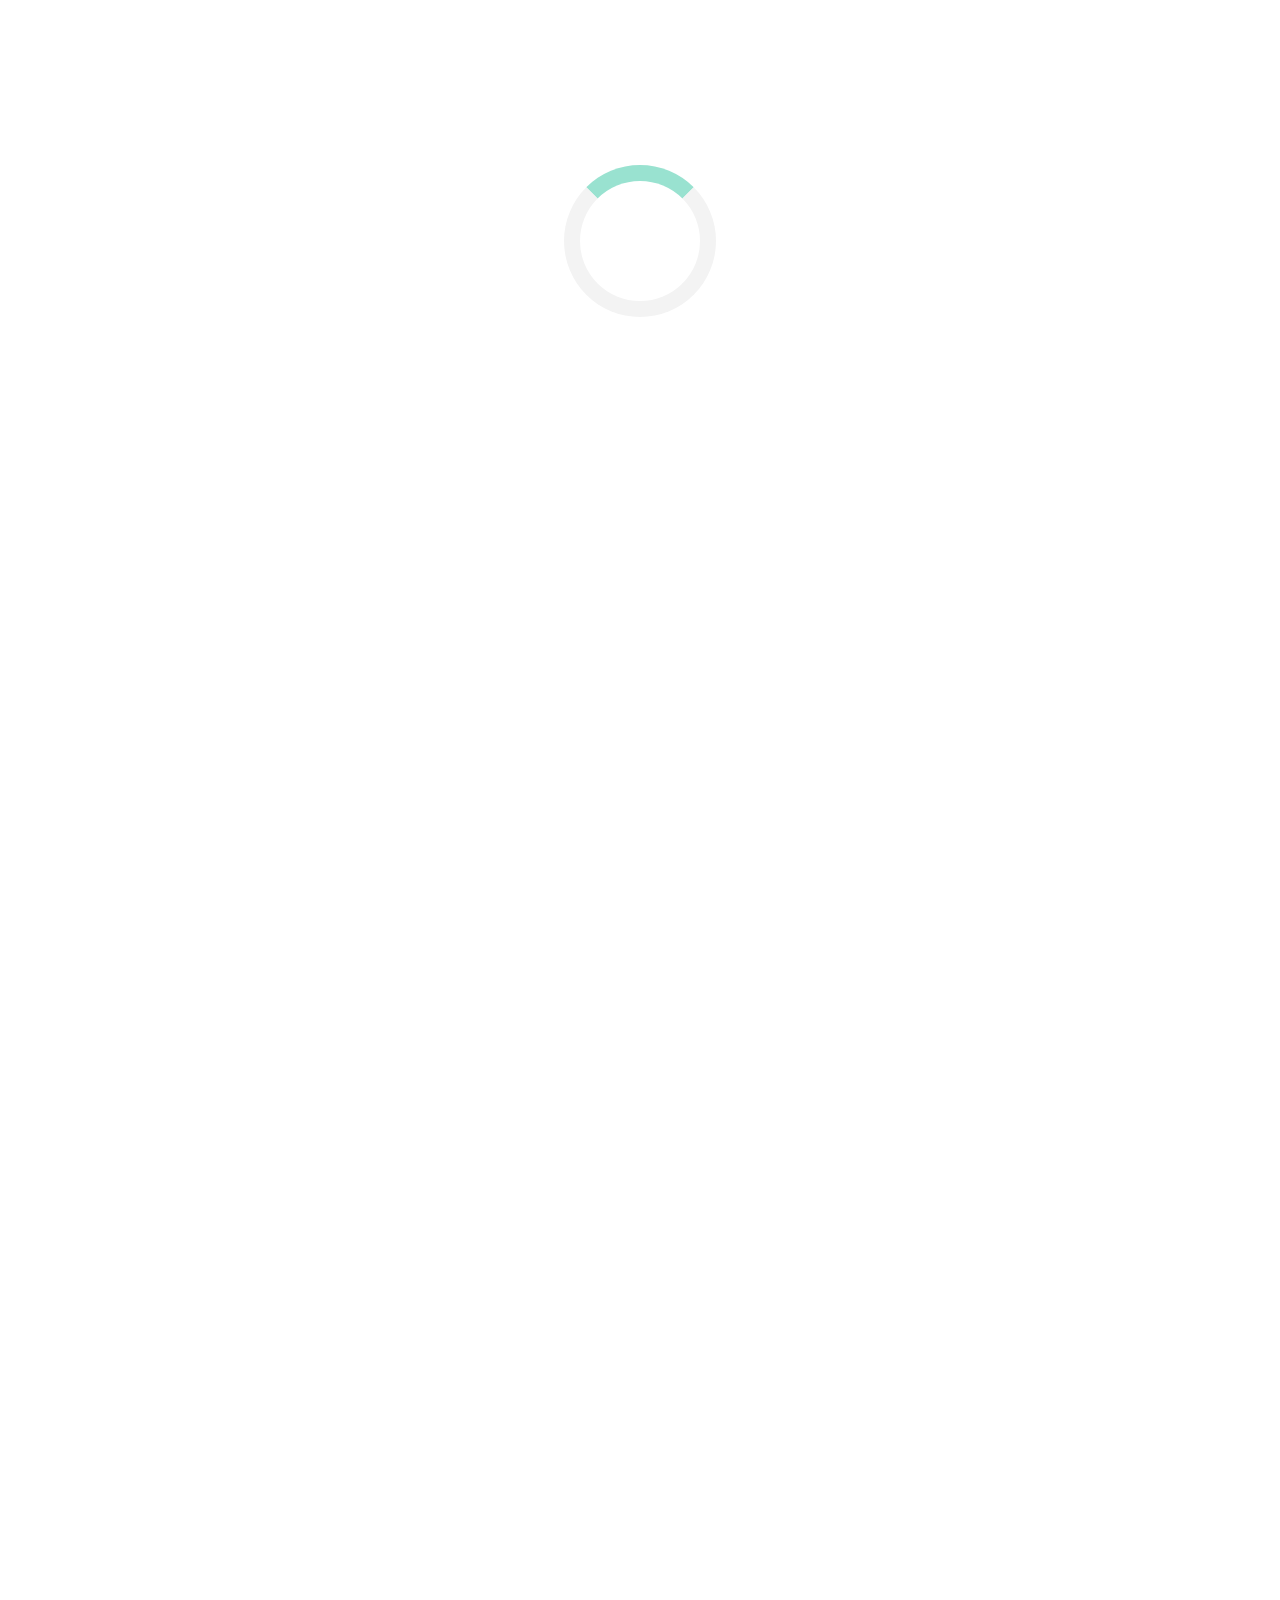
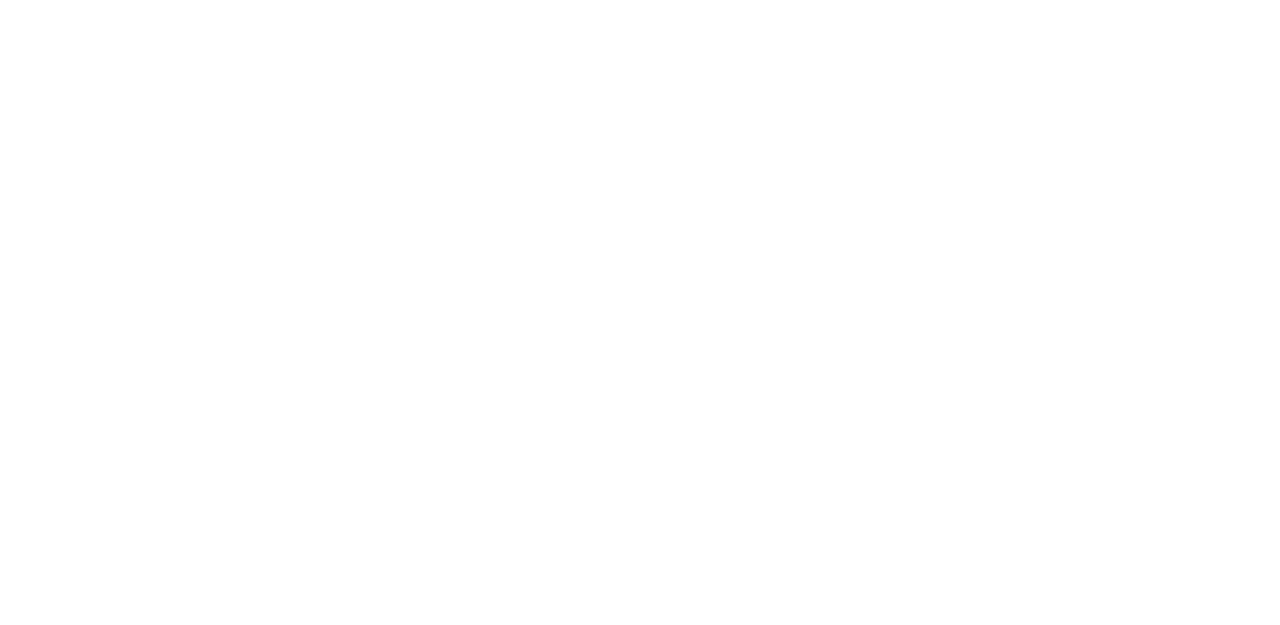
<file: index.html>
<!DOCTYPE html>
<html lang="fr">
  <head>
    <meta charset="utf-8" />
    <meta name="viewport" content="width=device-width, initial-scale=1" />
    <meta name="description" content="decouvre des restaurants d'dexception de chez ohmyfood" />
    <title>Oh my food</title>
    <link rel="stylesheet" href="./public/css/style.css" type="text/css" />
    <link rel="stylesheet" href="https://cdnjs.cloudflare.com/ajax/libs/font-awesome/5.15.1/css/all.min.css" />
    <link rel="preconnect" href="https://fonts.gstatic.com" />
    <link href="https://fonts.googleapis.com/css2?family=Roboto:wght@300&family=Shrikhand&display=swap" rel="stylesheet" />
  </head>
  <body>
    <div id="container">
      <div id="loader_overlay">
        <div class="loader"></div>
      </div>
      <header>
        <div id="logo_wrapper1">
          <img src="./public/images/logo/ohmyfood.png" alt="ohmyfood logo" />
        </div>
        <div id="adresse">
          <i class="fas fa-map-marker-alt"></i>
          Paris, Belleville
        </div>
        <div id="header_description">
          <div>
            <div id="bold">Réservez le menu qui vous convient</div>
          </div>
          <div>Découvrez des restaurants d'exception, séléctionnés par nos soins.</div>
          <a href="#" class="purple-button"> Explorer nos restaurants </a>
        </div>
      </header>
      <div id="content">
        <div id="fonctionnement">
          <h3>Fonctionnement</h3>
          <div class="element">
            <div class="chip">1</div>
            <i class="fas fa-mobile-alt"></i>
            Choisissez un restaurant
          </div>
          <div class="element">
            <div class="chip">2</div>
            <i class="fas fa-list"></i>
            Composez votre menu
          </div>
          <div class="element">
            <div class="chip">3</div>
            <i class="fas fa-store last"></i>
            Dégustez au restaurant
          </div>
        </div>
        <div id="restaurants">
          <h3>Restaurants</h3>
          <a href="la-palette-du-gout.html" class="restaurant-block">
            <img src="./public/images/restaurants/jay-wennington-N_Y88TWmGwA-unsplash.jpg" alt="Logo plate" />
            <span class="new">Nouveau</span>
            <div class="image-description">
              <span>
                <p class="name">La palette du goût</p>
                <p class="location">Ménilmontant</p>
              </span>
              <div class="heart">
                <i class="far fa-heart"></i>
                <i class="fas fa-heart"></i>
              </div>
            </div>
          </a>
          <a href="la-note-enchantee.html" class="restaurant-block">
            <img src="./public/images/restaurants/stil-u2Lp8tXIcjw-unsplash.jpg" alt="Logo plate2" />
            <span class="new">Nouveau</span>
            <div class="image-description">
              <span>
                <p class="name">La note enchantée</p>
                <p class="location">Charonne</p>
              </span>
              <div class="heart">
                <i class="far fa-heart"></i>
                <i class="fas fa-heart"></i>
              </div>
            </div>
          </a>
          <a href="a-la-francaise.html" class="restaurant-block">
            <img src="./public/images/restaurants/toa-heftiba-DQKerTsQwi0-unsplash.jpg" alt="Logo plate3" />
            <div class="image-description">
              <span>
                <p class="name">À la française</p>
                <p class="location">Cité Rouge</p>
              </span>
              <div class="heart">
                <i class="far fa-heart"></i>
                <i class="fas fa-heart"></i>
              </div>
            </div>
          </a>
          <a href="le-delice-des-sens.html" class="restaurant-block">
            <img src="./public/images/restaurants/louis-hansel-shotsoflouis-qNBGVyOCY8Q-unsplash.jpg" alt="Logo plate4" />
            <div class="image-description">
              <span>
                <p class="name">Le délice des sens</p>
                <p class="location">Folie-Méricourt</p>
              </span>
              <div class="heart">
                <i class="far fa-heart"></i>
                <i class="fas fa-heart"></i>
              </div>
            </div>
          </a>
        </div>
      </div>
      <footer>
        <div class="footer-elem">
          <img src="./public/images/logo/ohmyfoodblanc.png" alt="ohmyfood logo" />
        </div>
        <div class="footer-elem">
          <div class="icon-wrapper">
            <i class="fas fa-utensils"></i>
          </div>
          <span> Proposer un restaurant </span>
        </div>
        <div class="footer-elem">
          <div class="icon-wrapper">
            <i class="fas fa-handshake"></i>
          </div>
          <span> Devenir partenaire </span>
        </div>
        <div class="footer-elem">Mentions légales</div>
        <div class="footer-elem"><a href="mailto:contact@ohmyfood.com">Contact</a></div>
      </footer>
    </div>
  </body>
</html>
</file>
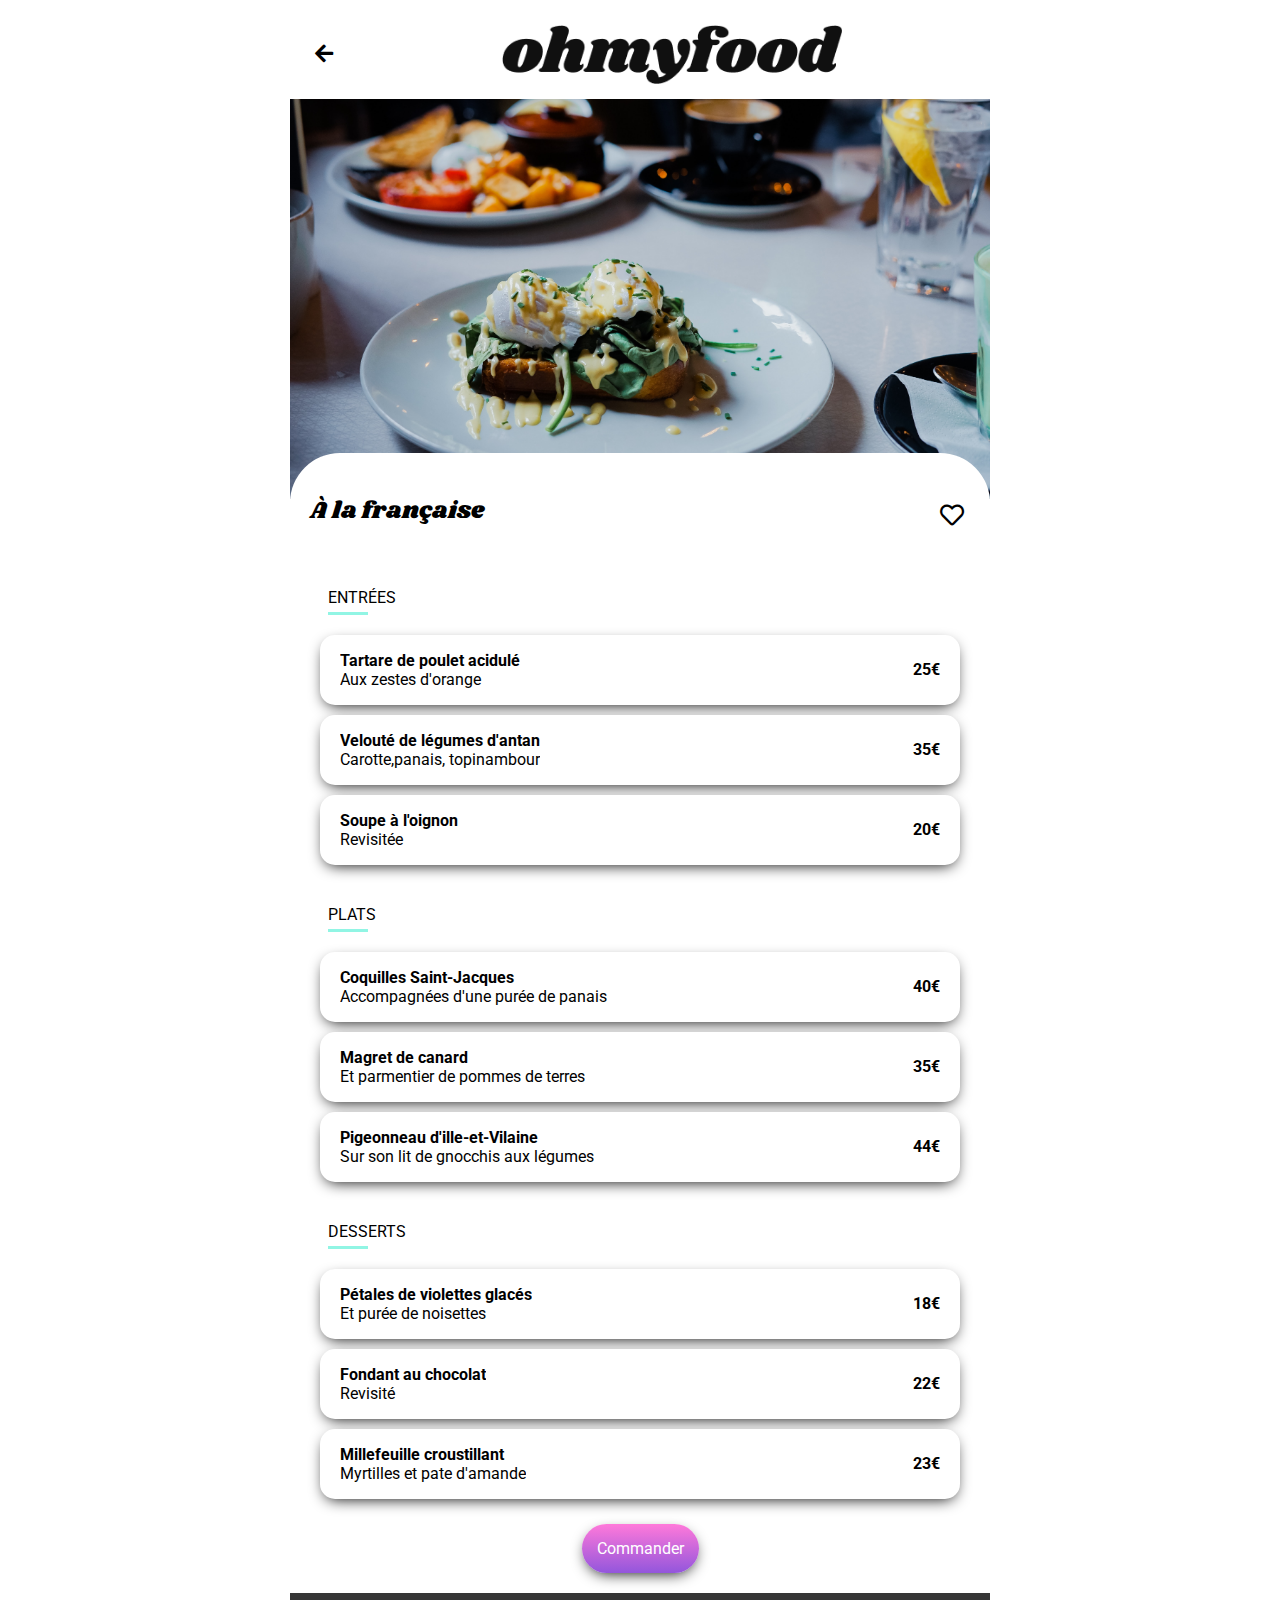
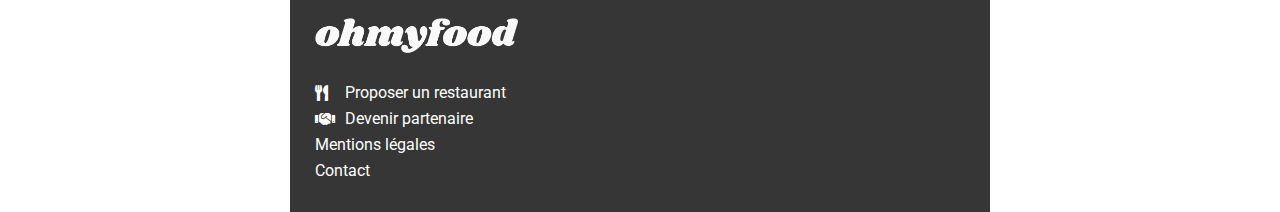
<file: a-la-francaise.html>
<!DOCTYPE html>
<html lang="fr">
    <head>
        <meta charset="utf-8" />
        <meta name="viewport" content="width=device-width, initial-scale=1">
        <meta name="description" content="decouverte du restaurant a-la-francaise" />
        <title>a la francaise</title>
        <link rel="stylesheet" href="./public/css/style.css" type="text/css">
        <link rel="stylesheet" href="https://cdnjs.cloudflare.com/ajax/libs/font-awesome/5.15.1/css/all.min.css">
        <link rel="preconnect" href="https://fonts.gstatic.com">
        <link href="https://fonts.googleapis.com/css2?family=Roboto:wght@300&family=Shrikhand&display=swap" rel="stylesheet"> 
    </head>
    <body>
        <div id="container">
            <header>
                <div id="logo_wrapper">
                    <a href="index.html" class="arrow">
                      <i class="fas fa-arrow-left"></i>
                    </a>
                    <img src="./public/images/logo/ohmyfood.png" alt="ohmyfood logo">
                    <span class="filler"></span>
                </div>
                <div class="head_pic2">
                    <img src="./public/images/restaurants/toa-heftiba-DQKerTsQwi0-unsplash.jpg" alt="head_pic">
                </div>
            </header>
            <div id="content">
              <div id="menu">
                <div class="title-restau">À la française
                  <div class="heart">
                    <i class="far fa-heart"></i>
                    <i class="fas fa-heart"></i>
                  </div>
                </div>
                <div class="slide-in-bottom">
                  <div class="menu-item">ENTRÉES
                    <div id="small_underline"></div>
                  </div>
                  <div class="dish-element">
                    <div class="dish-and-price">
                  <div class="dish-wrapper">
                    
                      <p class="dish-name">Tartare de poulet acidulé</p>
                    
                    
                      
                        <p class="dish-details">Aux zestes d'orange</p>
                      
                    </div>
                      <div class="dish-price">25€</div>
                  </div>
                  <div class="check-wrapper">
                    <div class="check">
                        <i class="fas fa-check-circle"></i>
                    </div>
                    </div>
                  </div>
                  </div>
                  <div class="slide-in-bottom2">
                  <div class="dish-element">
                    <div class="dish-and-price">
                  <div class="dish-wrapper">
                    
                      <p class="dish-name">Velouté de légumes d'antan</p>
                   
                          <p class="dish-details">Carotte,panais, topinambour</p>
                        
                      </div>
                        <div class="dish-price">35€</div>
                      
                    </div>
                    <div class="check-wrapper">
                      <div class="check">
                          <i class="fas fa-check-circle"></i>
                      </div>
                      </div>
                  </div>
                </div>
                  <div class="slide-in-bottom3">
                  <div class="dish-element">
                    <div class="dish-and-price">
                  <div class="dish-wrapper">
                    
                      <p class="dish-name">Soupe à l'oignon</p>
                    
                      
                        
                          <p class="dish-details">Revisitée</p>
                        
                      </div>                 
                        <div class="dish-price">20€</div>
                      
                    </div>
                    <div class="check-wrapper">
                      <div class="check">
                          <i class="fas fa-check-circle"></i>
                      </div>
                      </div>
                    </div>
                  </div>
                  <div class="slide-in-bottom">
                  <div class="menu-item">
                    PLATS
                    <div id="small_underline"></div>
                  </div>
                  <div class="dish-element">
                    <div class="dish-and-price">
                  <div class="dish-wrapper">
                    
                      <p class="dish-name">Coquilles Saint-Jacques</p>
                    
                        <p class="dish-details">Accompagnées d'une purée de panais</p>
                      
                    </div>
                      <div class="dish-price">40€</div>
                    
                  </div>
                  <div class="check-wrapper">
                    <div class="check">
                        <i class="fas fa-check-circle"></i>
                    </div>
                    </div>
                  </div>
                </div>
                <div class="slide-in-bottom2">
                  <div class="dish-element">
                    <div class="dish-and-price">
                  <div class="dish-wrapper">
                    
                      <p class="dish-name">Magret de canard</p>
                    
                    
                        <p class="dish-details">Et parmentier de pommes de terres</p>
                       
                    </div>
                      <div class="dish-price">35€</div>
                    
                  </div>
                  <div class="check-wrapper">
                    <div class="check">
                        <i class="fas fa-check-circle"></i>
                    </div>
                    </div>
                  </div>
                </div>
                <div class="slide-in-bottom3">
                  <div class="dish-element">
                    <div class="dish-and-price">
                  <div class="dish-wrapper">
                    
                      <p class="dish-name">Pigeonneau d'ille-et-Vilaine</p>
                   
                        <p class="dish-details">Sur son lit de gnocchis aux légumes</p>
                      
                    </div> 
                      <div class="dish-price">44€</div>
                    
                  </div> 
                  <div class="check-wrapper">
                    <div class="check">
                        <i class="fas fa-check-circle"></i>
                    </div>
                    </div>                   
                  </div>
                </div>
                <div class="slide-in-bottom">
                  <div class="menu-item">DESSERTS
                    <div id="small_underline"></div>
                  </div>
                  <div class="dish-element">
                    <div class="dish-and-price">
                  <div class="dish-wrapper">
                    
                      <p class="dish-name">Pétales de violettes glacés</p>
                    
                        <p class="dish-details">Et purée de noisettes</p>
                      
                    </div>
                      <div class="dish-price">18€</div>
                    
                  </div>
                  <div class="check-wrapper">
                    <div class="check">
                        <i class="fas fa-check-circle"></i>
                    </div>
                    </div>
                  </div>
                  </div>
                <div class="slide-in-bottom2">
                  <div class="dish-element">
                    <div class="dish-and-price">
                  <div class="dish-wrapper">
                    
                      <p class="dish-name">Fondant au chocolat</p>
                 
                        <p class="dish-details">Revisité</p>
                      
                    </div>
                      <div class="dish-price">22€</div>
                    
                  </div>
                  <div class="check-wrapper">
                    <div class="check">
                        <i class="fas fa-check-circle"></i>
                    </div>
                    </div>
                  </div>
                </div>
                <div class="slide-in-bottom3">
                  <div class="dish-element">
                    <div class="dish-and-price">
                  <div class="dish-wrapper">
                    
                      <p class="dish-name">Millefeuille croustillant</p>
                    
                        <p class="dish-details">Myrtilles et pate d'amande</p>
                      
                    </div>
                      <div class="dish-price">23€</div>
                  </div>
                  <div class="check-wrapper">
                    <div class="check">
                        <i class="fas fa-check-circle"></i>
                    </div>
                    </div>
                  </div>
                </div>
                  <div id="button_wrapper">
                    <a href="#" class="purple-button">
                        Commander
                    </a>
                  </div>  
                </div>
              </div>
            <footer>
                <div class="footer-elem">
                  <img src="./public/images/logo/ohmyfoodblanc.png" alt="ohmyfood logo" />
                </div>
                <div class="footer-elem">
                  <div class="icon-wrapper">
                    <i class="fas fa-utensils"></i>
                  </div>
                  <span>
                    Proposer un restaurant
                  </span>
                </div>
                <div class="footer-elem">
                  <div class="icon-wrapper">
                    <i class="fas fa-handshake"></i>
                  </div>
                  <span>
                    Devenir partenaire
                  </span>
                </div>
                <div class="footer-elem">Mentions légales</div>
                <div class="footer-elem"><a href="mailto:contact@ohmyfood.com">Contact</a></div>
              </footer>
            </div>
        </div>
    </body>
</html>
</file>
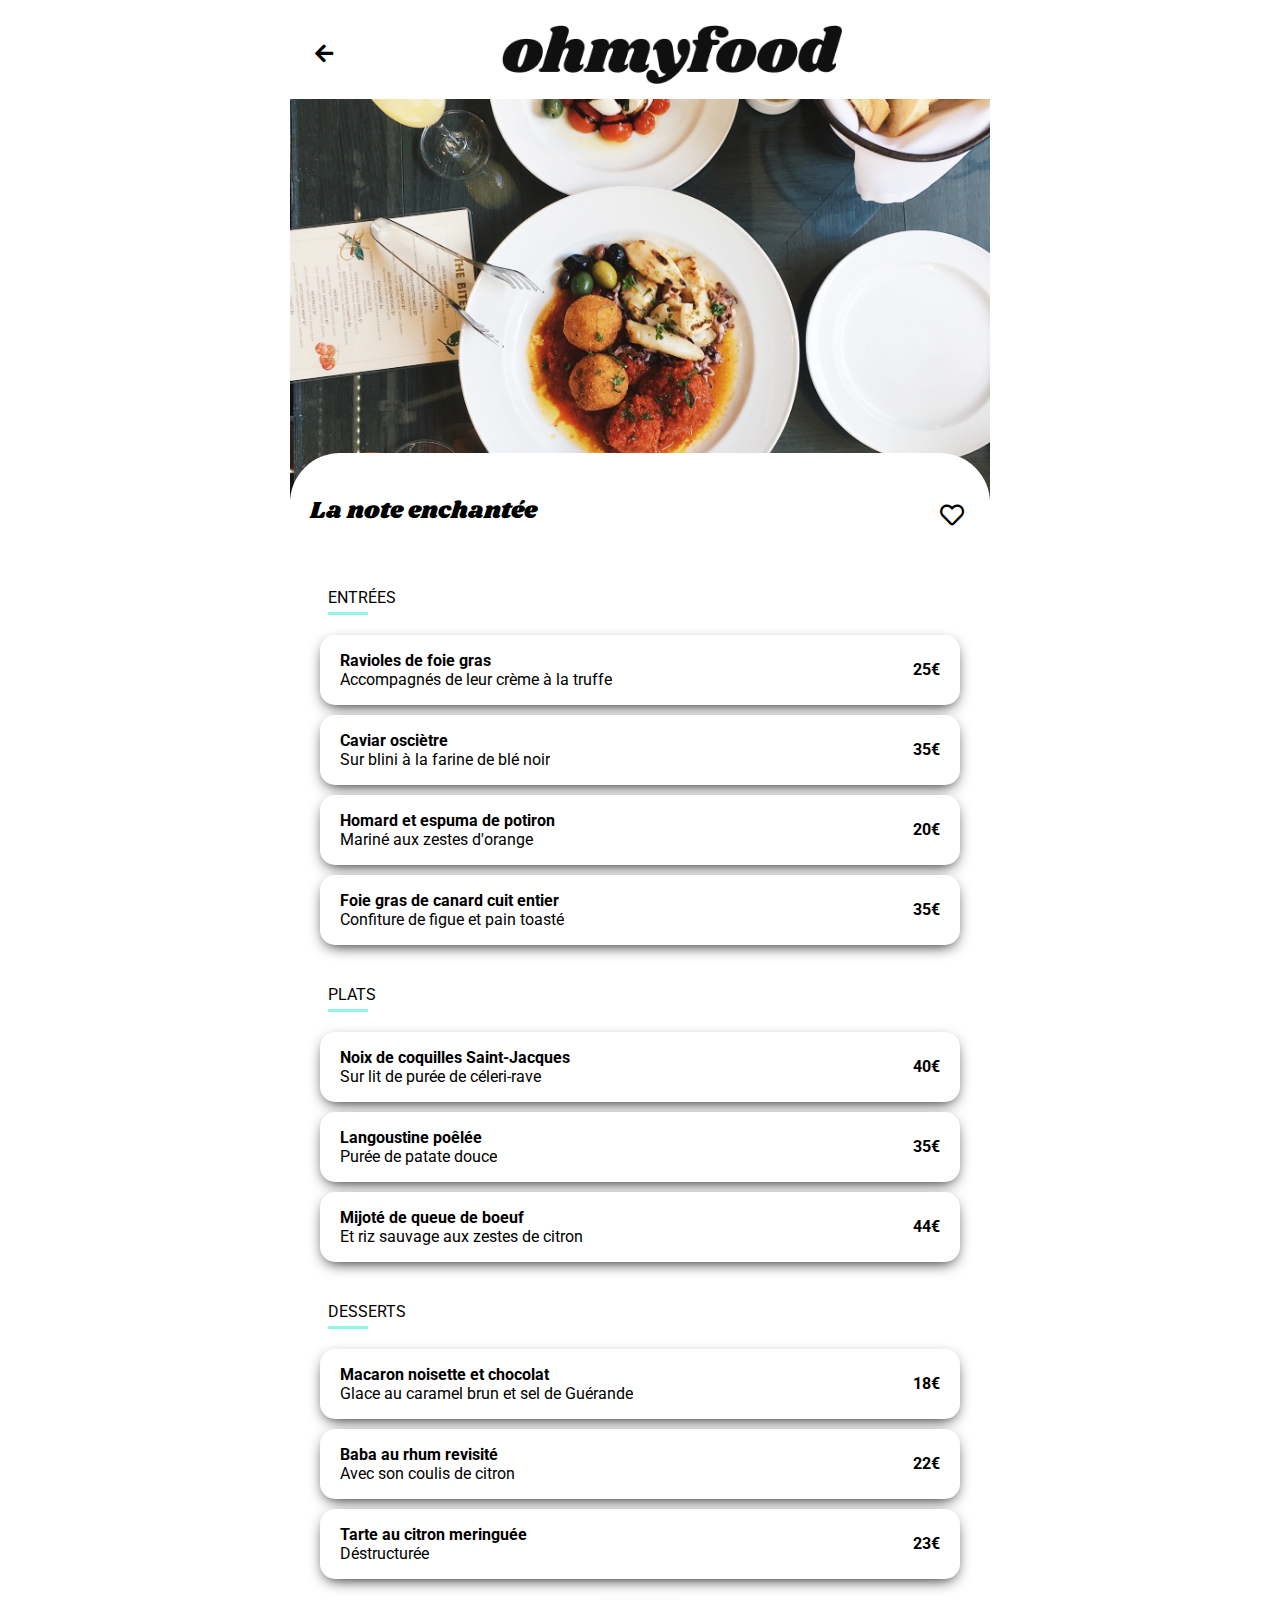
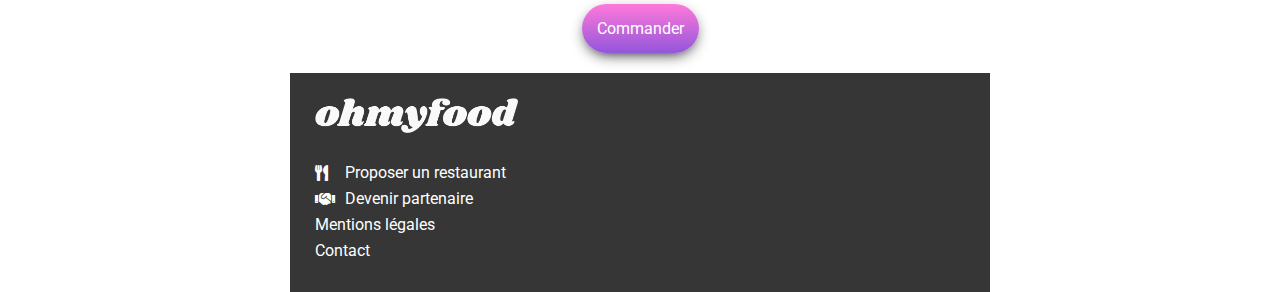
<file: la-note-enchantee.html>
<!DOCTYPE html>
<html lang="fr">
  <head>
    <meta charset="utf-8" />
    <meta name="viewport" content="width=device-width, initial-scale=1" />
    <meta name="description" content="decouverte du restaurant la-note-enchantee" />
    <title>la note enchantée</title>
    <link rel="stylesheet" href="./public/css/style.css" type="text/css" />
    <link rel="stylesheet" href="https://cdnjs.cloudflare.com/ajax/libs/font-awesome/5.15.1/css/all.min.css" />
    <link rel="preconnect" href="https://fonts.gstatic.com" />
    <link href="https://fonts.googleapis.com/css2?family=Roboto:wght@300&family=Shrikhand&display=swap" rel="stylesheet" />
  </head>
  <body>
    <div id="container">
      <header>
        <div id="logo_wrapper">
          <a href="index.html" class="arrow">
            <i class="fas fa-arrow-left"></i>
          </a>
          <img src="./public/images/logo/ohmyfood.png" alt="ohmyfood logo" />
          <span class="filler"></span>
        </div>
        <a href="#" class="head_pic2">
          <img src="./public/images/restaurants/stil-u2Lp8tXIcjw-unsplash.jpg" alt="head_pic" />
        </a>
      </header>
      <div id="content">
        <div id="menu">
          <div class="title-restau">
            La note enchantée
            <div class="heart">
              <i class="far fa-heart"></i>
              <i class="fas fa-heart"></i>
            </div>
          </div>
          <div class="slide-in-bottom">
            <div class="menu-item">
              ENTRÉES
              <div id="small_underline"></div>
            </div>
            <div class="dish-element">
              <div class="dish-and-price">
                <div class="dish-wrapper">
                  
                    <p class="dish-name">Ravioles de foie gras</p>
                 
                  
                    <p class="dish-details">Accompagnés de leur crème à la truffe</p>
                  
                </div>
                <div class="dish-price">25€</div>
              </div>
              <div class="check-wrapper">
                <div class="check">
                  <i class="fas fa-check-circle"></i>
                </div>
              </div>
            </div>
          </div>
          <div class="slide-in-bottom2">
            <div class="dish-element">
              <div class="dish-and-price">
                <div class="dish-wrapper">
                  
                    <p class="dish-name">Caviar osciètre</p>
                  
                    <p class="dish-details">Sur blini à la farine de blé noir</p>
                  
                </div>
                <div class="dish-price">35€</div>
              </div>
              <div class="check-wrapper">
                <div class="check">
                  <i class="fas fa-check-circle"></i>
                </div>
              </div>
            </div>
          </div>
          <div class="slide-in-bottom3">
            <div class="dish-element">
              <div class="dish-and-price">
                <div class="dish-wrapper">
                 
                    <p class="dish-name">Homard et espuma de potiron</p>
                  
                    <p class="dish-details">Mariné aux zestes d'orange</p>
                  
                </div>
                <div class="dish-price">20€</div>
              </div>
              <div class="check-wrapper">
                <div class="check">
                  <i class="fas fa-check-circle"></i>
                </div>
              </div>
            </div>
          </div>
          <div class="slide-in-bottom4">
            <div class="dish-element">
              <div class="dish-and-price">
                <div class="dish-wrapper">
                  
                    <p class="dish-name">Foie gras de canard cuit entier</p>
                  
                    <p class="dish-details">Confiture de figue et pain toasté</p>
                  
                </div>
                <div class="dish-price">35€</div>
              </div>
              <div class="check-wrapper">
                <div class="check">
                  <i class="fas fa-check-circle"></i>
                </div>
              </div>
            </div>
          </div>
          <div class="slide-in-bottom">
            <div class="menu-item">
              PLATS
              <div id="small_underline"></div>
            </div>
            <div class="dish-element">
              <div class="dish-and-price">
                <div class="dish-wrapper">
                  
                    <p class="dish-name">Noix de coquilles Saint-Jacques</p>
                  
                    <p class="dish-details">Sur lit de purée de céleri-rave</p>
                  
                </div>
                <div class="dish-price">40€</div>
              </div>
              <div class="check-wrapper">
                <div class="check">
                  <i class="fas fa-check-circle"></i>
                </div>
              </div>
            </div>
          </div>
          <div class="slide-in-bottom2">
            <div class="dish-element">
              <div class="dish-and-price">
                <div class="dish-wrapper">
                  
                    <p class="dish-name">Langoustine poêlée</p>
                  
                    <p class="dish-details">Purée de patate douce</p>
                  
                </div>
                <div class="dish-price">35€</div>
              </div>
              <div class="check-wrapper">
                <div class="check">
                  <i class="fas fa-check-circle"></i>
                </div>
              </div>
            </div>
          </div>
          <div class="slide-in-bottom3">
            <div class="dish-element">
              <div class="dish-and-price">
                <div class="dish-wrapper">
                  
                    <p class="dish-name">Mijoté de queue de boeuf</p>
                  
                    <p class="dish-details">Et riz sauvage aux zestes de citron</p>
                  
                </div>
                <div class="dish-price">44€</div>
              </div>
              <div class="check-wrapper">
                <div class="check">
                  <i class="fas fa-check-circle"></i>
                </div>
              </div>
            </div>
            <div class="slide-in-bottom">
              <div class="menu-item">
                DESSERTS
                <div id="small_underline"></div>
              </div>
            </div>
            <div class="dish-element">
              <div class="dish-and-price">
                <div class="dish-wrapper">
                  
                    <p class="dish-name">Macaron noisette et chocolat</p>
                  
                    <p class="dish-details">Glace au caramel brun et sel de Guérande</p>
                  
                </div>
                <div class="dish-price">18€</div>
              </div>
              <div class="check-wrapper">
                <div class="check">
                  <i class="fas fa-check-circle"></i>
                </div>
              </div>
            </div>
          </div>
          <div class="slide-in-bottom2">
            <div class="dish-element">
              <div class="dish-and-price">
                <div class="dish-wrapper">
                  
                    <p class="dish-name">Baba au rhum revisité</p>
                  
                    <p class="dish-details">Avec son coulis de citron</p>
                  
                </div>
                <div class="dish-price">22€</div>
              </div>
              <div class="check-wrapper">
                <div class="check">
                  <i class="fas fa-check-circle"></i>
                </div>
              </div>
            </div>
          </div>
          <div class="slide-in-bottom3">
            <div class="dish-element">
              <div class="dish-and-price">
                <div class="dish-wrapper">
                  
                    <p class="dish-name">Tarte au citron meringuée</p>
                 
                    
                    <p class="dish-details">Déstructurée</p>
                  
                </div>
                <div class="dish-price">23€</div>
              </div>
              <div class="check-wrapper">
                <div class="check">
                  <i class="fas fa-check-circle"></i>
                </div>
              </div>
            </div>
          </div>
          <div id="button_wrapper">
            <a href="#" class="purple-button"> Commander </a>
          </div>
        </div>
      </div>
      <footer>
        <div class="footer-elem">
          <img src="./public/images/logo/ohmyfoodblanc.png" alt="ohmyfood logo" />
        </div>
        <div class="footer-elem">
          <div class="icon-wrapper">
            <i class="fas fa-utensils"></i>
          </div>
          Proposer un restaurant
        </div>
        <div class="footer-elem">
          <div class="icon-wrapper">
            <i class="fas fa-handshake"></i>
          </div>
          Devenir partenaire
        </div>
        <div class="footer-elem">Mentions légales</div>
        <div class="footer-elem"><a href="mailto:contact@ohmyfood.com">Contact</a></div>
      </footer>
    </div>
  </body>
</html>
</file>
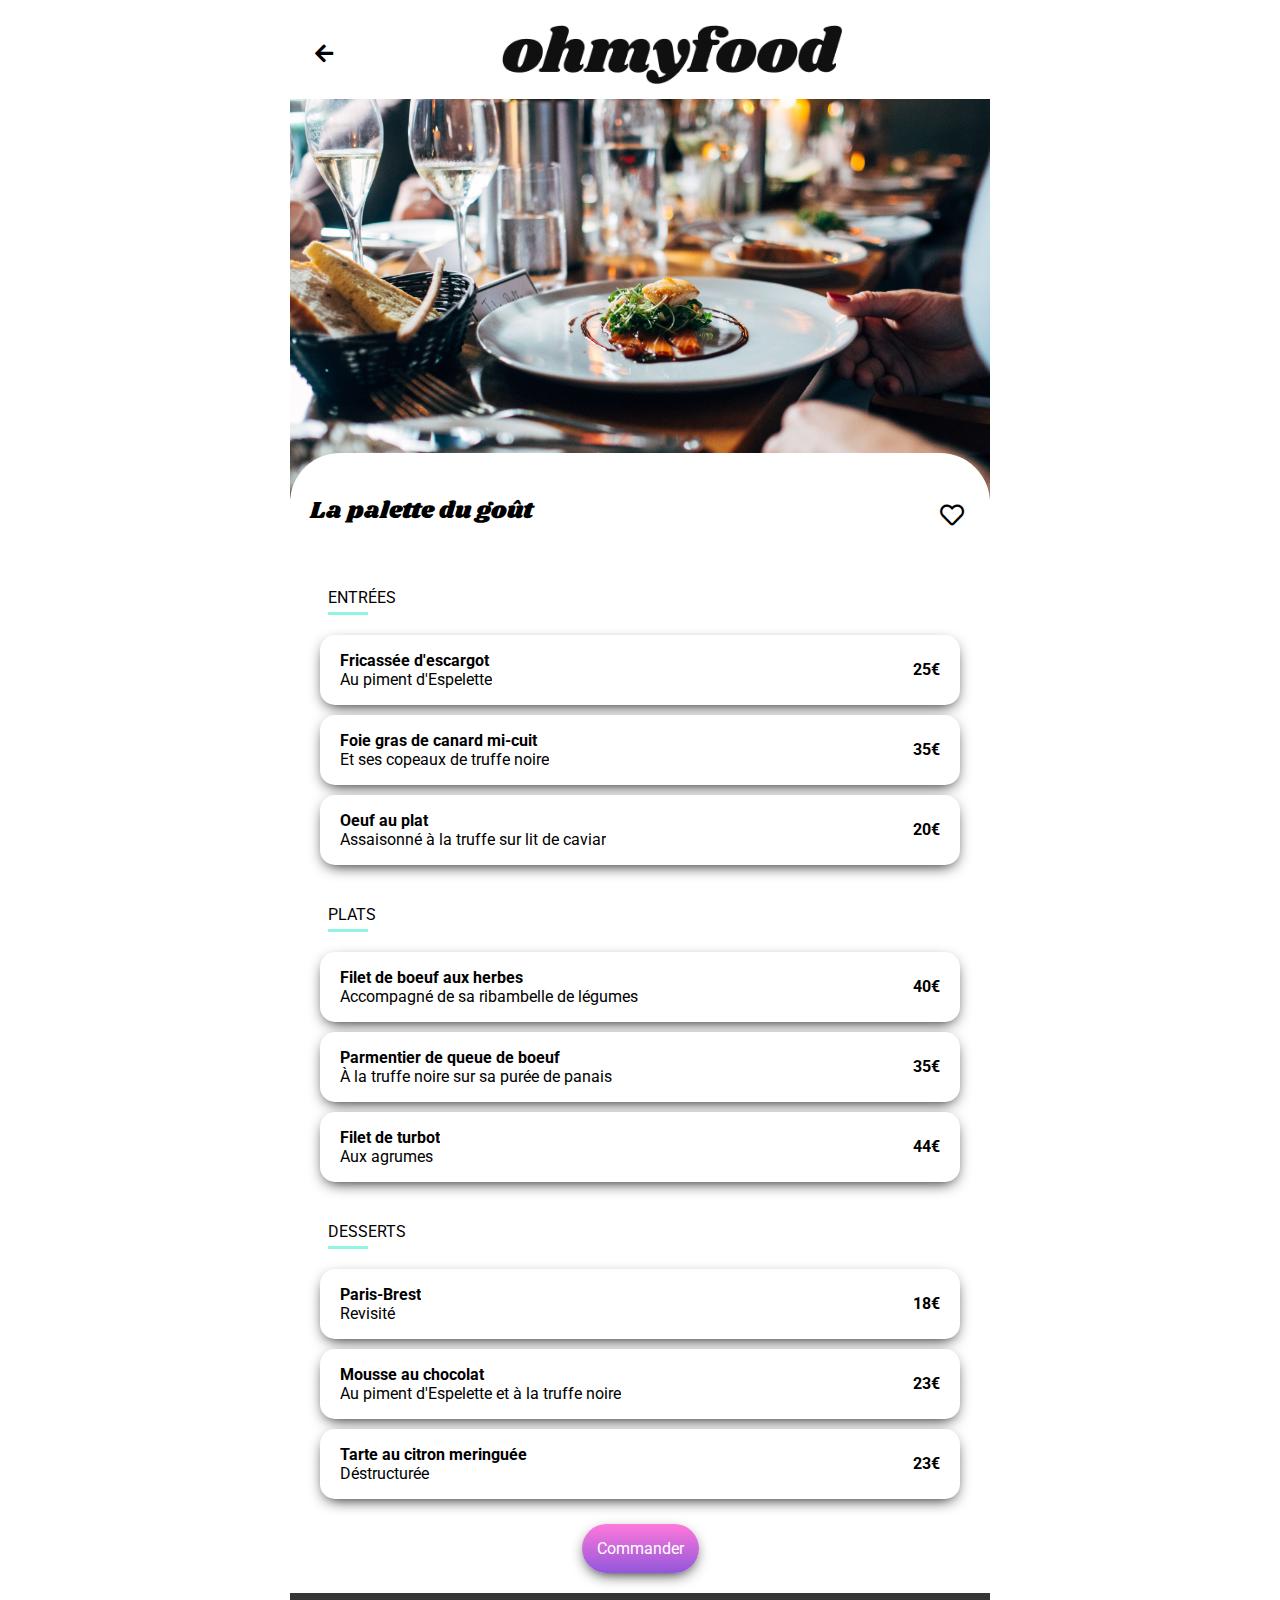
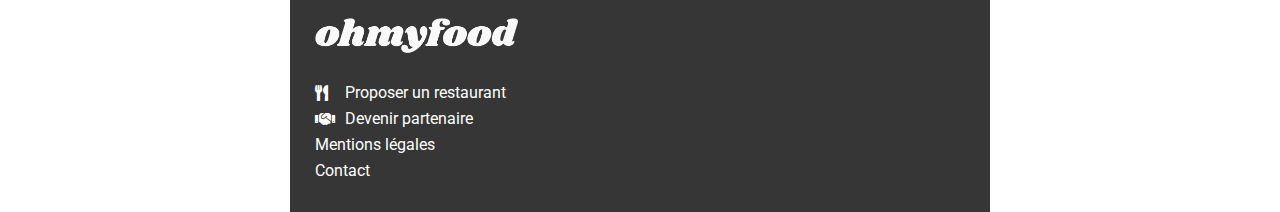
<file: la-palette-du-gout.html>
<!DOCTYPE html>
<html lang="fr">
  <head>
    <meta charset="utf-8" />
    <meta name="viewport" content="width=device-width, initial-scale=1" />
    <meta name="description" content="decouverte du restaurant la-palette-du-gout" />
    <title>La palette du gout</title>
    <link rel="stylesheet" href="./public/css/style.css" type="text/css" />
    <link rel="stylesheet" href="https://cdnjs.cloudflare.com/ajax/libs/font-awesome/5.15.1/css/all.min.css" />
    <link rel="preconnect" href="https://fonts.gstatic.com" />
    <link href="https://fonts.googleapis.com/css2?family=Roboto:wght@300&family=Shrikhand&display=swap" rel="stylesheet" />
  </head>
  <body>
    <div id="container">
      <header>
        <div id="logo_wrapper">
          <a href="index.html" class="arrow">
            <i class="fas fa-arrow-left"></i>
          </a>
          <img src="./public/images/logo/ohmyfood.png" alt="ohmyfood logo" />
          <span class="filler"></span>
        </div>
        <a href="#" class="head_pic2">
          <img src="./public/images/restaurants/jay-wennington-N_Y88TWmGwA-unsplash.jpg" alt="head_pic" />
        </a>
      </header>
      <div id="content">
        <div id="menu">
          <div class="title-restau">
            La palette du goût
            <div class="heart">
              <i class="far fa-heart"></i>
              <i class="fas fa-heart"></i>
            </div>
          </div>
          <div class="slide-in-bottom">
            <div class="menu-item">
              ENTRÉES
              <div id="small_underline"></div>
            </div>
            <div class="dish-element">
              <div class="dish-and-price">
                <div class="dish-wrapper">
                  
                    <p class="dish-name">Fricassée d'escargot</p>
                  
                  
                    <p class="dish-details">Au piment d'Espelette</p>
                  
                </div>
                <div class="dish-price">25€</div>
              </div>
              <div class="check-wrapper">
                <div class="check">
                  <i class="fas fa-check-circle"></i>
                </div>
              </div>
            </div>
          </div>
          <div class="slide-in-bottom2">
            <div class="dish-element">
              <div class="dish-and-price">
                <div class="dish-wrapper">
                    <p class="dish-name">Foie gras de canard mi-cuit</p>
                  
                    <p class="dish-details">Et ses copeaux de truffe noire</p>
                </div>
                <div class="dish-price">35€</div>
              </div>
              <div class="check-wrapper">
                <div class="check">
                  <i class="fas fa-check-circle"></i>
                </div>
              </div>
            </div>
          </div>
          <div class="slide-in-bottom3">
            <div class="dish-element">
              <div class="dish-and-price">
                <div class="dish-wrapper">
                  
                    <p class="dish-name">Oeuf au plat</p>
                 
                  
                    <p class="dish-details">Assaisonné à la truffe sur lit de caviar</p>
                  
                </div>
                <div class="dish-price">20€</div>
              </div>
              <div class="check-wrapper">
                <div class="check">
                  <i class="fas fa-check-circle"></i>
                </div>
              </div>
            </div>
          </div>
          <div class="slide-in-bottom">
            <div class="menu-item">
              PLATS
              <div id="small_underline"></div>
            </div>
            <div class="dish-element">
              <div class="dish-and-price">
                <div class="dish-wrapper">
                  
                    <p class="dish-name">Filet de boeuf aux herbes</p>
                  
                 
                    <p class="dish-details">Accompagné de sa ribambelle de légumes</p>
                  
                </div>
                <div class="dish-price">40€</div>
              </div>
              <div class="check-wrapper">
                <div class="check">
                  <i class="fas fa-check-circle"></i>
                </div>
              </div>
            </div>
          </div>
          <div class="slide-in-bottom2">
            <div class="dish-element">
              <div class="dish-and-price">
                <div class="dish-wrapper">
                  
                    <p class="dish-name">Parmentier de queue de boeuf</p>
                  
                 
                    <p class="dish-details">À la truffe noire sur sa purée de panais</p>
                  
                </div>
                <div class="dish-price">35€</div>
              </div>
              <div class="check-wrapper">
                <div class="check">
                  <i class="fas fa-check-circle"></i>
                </div>
              </div>
            </div>
          </div>
          <div class="slide-in-bottom3">
            <div class="dish-element">
              <div class="dish-and-price">
                <div class="dish-wrapper">
                  
                    <p class="dish-name">Filet de turbot</p>
                  
                    <p class="dish-details">Aux agrumes</p>
                  
                </div>
                <div class="dish-price">44€</div>
              </div>
              <div class="check-wrapper">
                <div class="check">
                  <i class="fas fa-check-circle"></i>
                </div>
              </div>
            </div>
          </div>
          <div class="slide-in-bottom">
            <div class="menu-item">
              DESSERTS
              <div id="small_underline"></div>
            </div>
            <div class="dish-element">
              <div class="dish-and-price">
                <div class="dish-wrapper">
                  
                    <p class="dish-name">Paris-Brest</p>
                 
                    <p class="dish-details">Revisité</p>
                  
                </div>
                <div class="dish-price">18€</div>
              </div>
              <div class="check-wrapper">
                <div class="check">
                  <i class="fas fa-check-circle"></i>
                </div>
              </div>
            </div>
          </div>
          <div class="slide-in-bottom2">
            <div class="dish-element">
              <div class="dish-and-price">
                <div class="dish-wrapper">
                  
                    <p class="dish-name">Mousse au chocolat</p>
                  
                    <p class="dish-details">Au piment d'Espelette et à la truffe noire</p>
                  
                </div>
                <div class="dish-price">23€</div>
              </div>
              <div class="check-wrapper">
                <div class="check">
                  <i class="fas fa-check-circle"></i>
                </div>
              </div>
            </div>
          </div>
          <div class="slide-in-bottom3">
            <div class="dish-element">
              <div class="dish-and-price">
                <div class="dish-wrapper">
                  
                    <p class="dish-name">Tarte au citron meringuée</p>
                 
                    <p class="dish-details">Déstructurée</p>
                  
                </div>
                <div class="dish-price">23€</div>
              </div>
              <div class="check-wrapper">
                <div class="check">
                  <i class="fas fa-check-circle"></i>
                </div>
              </div>
            </div>
          </div>
          <div id="button_wrapper">
            <a href="#" class="purple-button"> Commander </a>
          </div>
        </div>
      </div>
      <footer>
        <div class="footer-elem">
          <img src="./public/images/logo/ohmyfoodblanc.png" alt="ohmyfood logo" />
        </div>
        <div class="footer-elem">
          <div class="icon-wrapper">
            <i class="fas fa-utensils"></i>
          </div>
          Proposer un restaurant
        </div>
        <div class="footer-elem">
          <div class="icon-wrapper">
            <i class="fas fa-handshake"></i>
          </div>
          Devenir partenaire
        </div>
        <div class="footer-elem">Mentions légales</div>
        <div class="footer-elem"><a href="mailto:contact@ohmyfood.com">Contact</a></div>
      </footer>
    </div>
  </body>
</html>
</file>
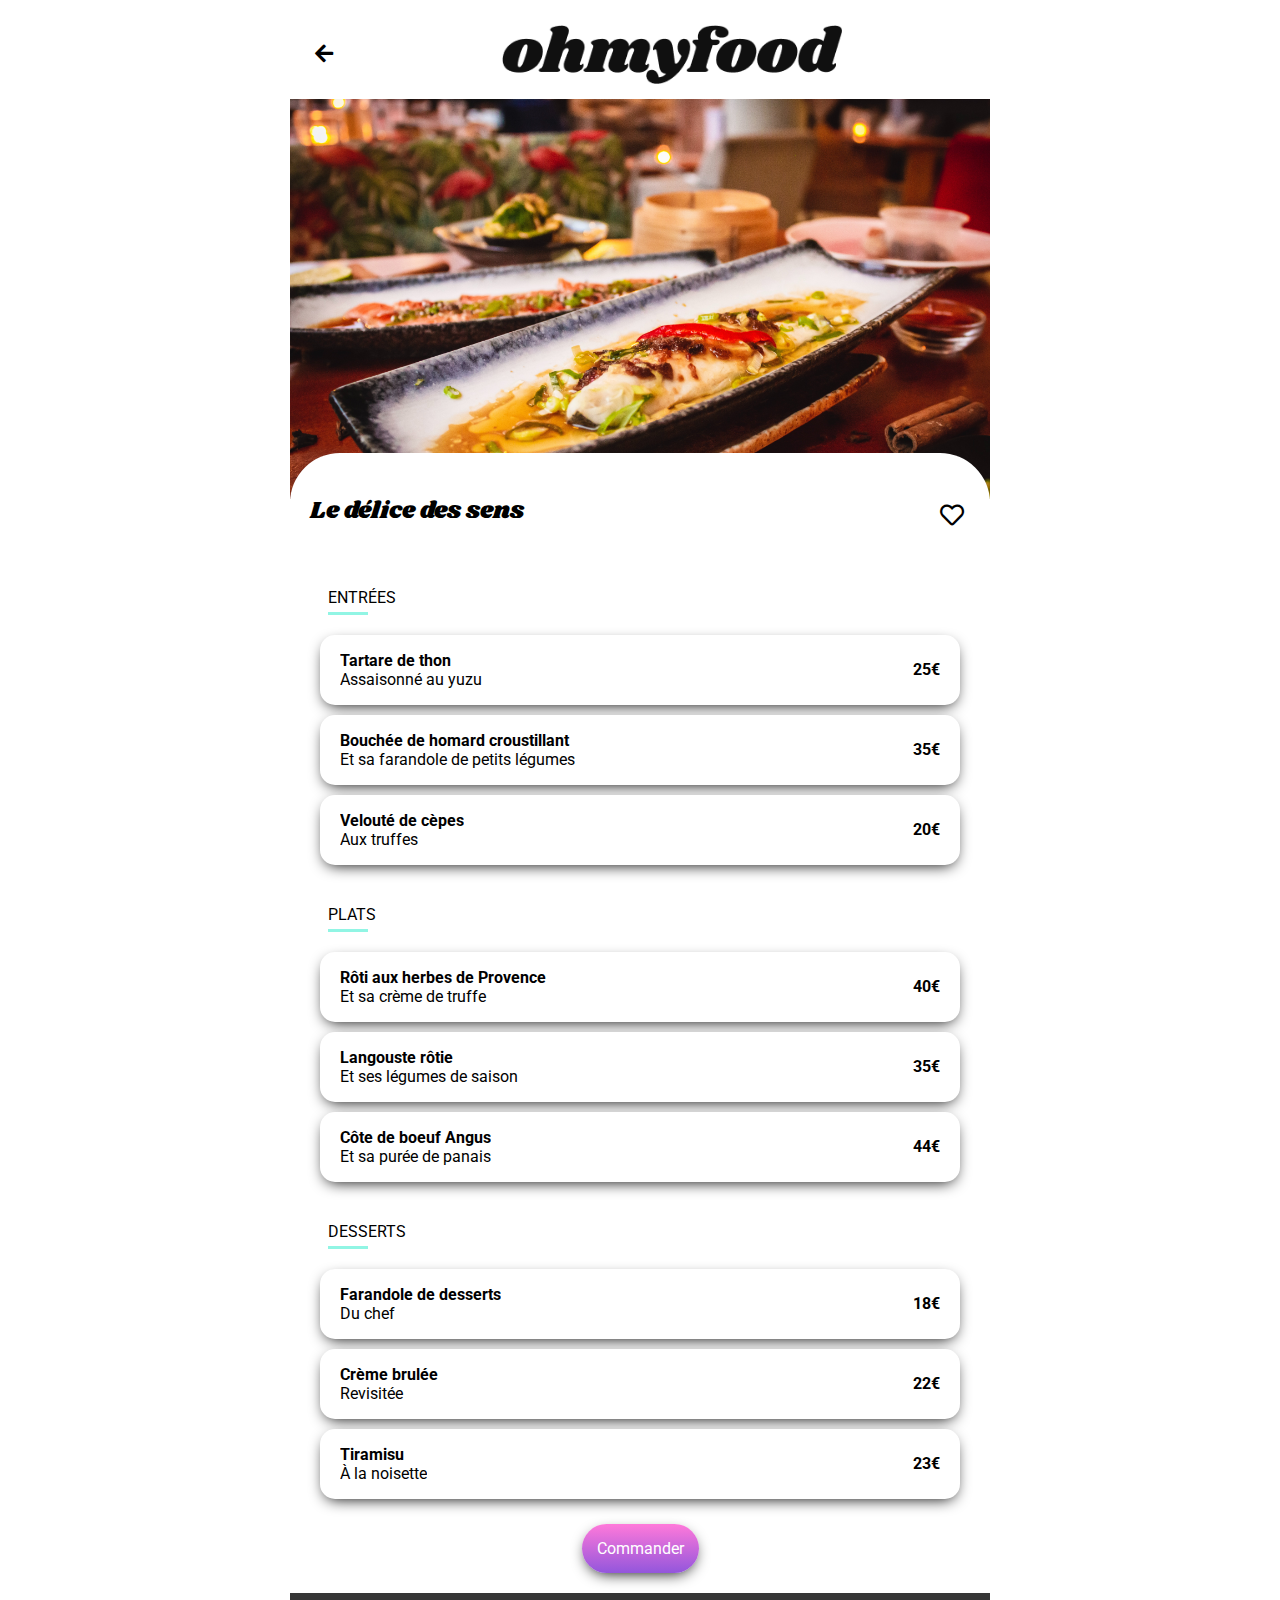
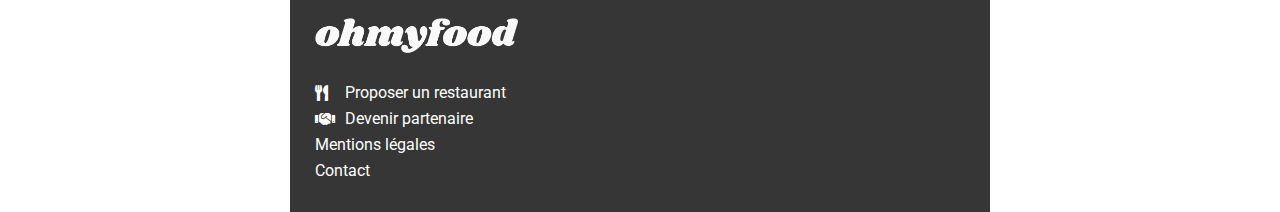
<file: le-delice-des-sens.html>
<!DOCTYPE html>
<html lang="fr">
  <head>
    <meta charset="utf-8" />
    <meta name="viewport" content="width=device-width, initial-scale=1" />
    <meta name="description" content="decouverte du restaurant le-delice-des-sens" />
    <title>Le délice des sens</title>
    <link rel="stylesheet" href="./public/css/style.css" type="text/css" />
    <link rel="stylesheet" href="https://cdnjs.cloudflare.com/ajax/libs/font-awesome/5.15.1/css/all.min.css" />
    <link rel="preconnect" href="https://fonts.gstatic.com" />
    <link href="https://fonts.googleapis.com/css2?family=Roboto:wght@300&family=Shrikhand&display=swap" rel="stylesheet" />
  </head>
  <body>
    <div id="container">
      <header>
        <div id="logo_wrapper">
          <a href="index.html" class="arrow">
            <i class="fas fa-arrow-left"></i>
          </a>
          <img src="./public/images/logo/ohmyfood.png" alt="ohmyfood logo" />
          <span class="filler"></span>
        </div>
        <a href="#" class="head_pic2">
          <img src="./public/images/restaurants/louis-hansel-shotsoflouis-qNBGVyOCY8Q-unsplash.jpg" alt="head_pic" />
        </a>
      </header>
      <div id="content">
        <div id="menu">
          <div class="title-restau">
            Le délice des sens
            <div class="heart">
              <i class="far fa-heart"></i>
              <i class="fas fa-heart"></i>
            </div>
          </div>
          <div class="slide-in-bottom">
            <div class="menu-item">
              ENTRÉES
              <div id="small_underline"></div>
            </div>
            <div class="dish-element">
              <div class="dish-and-price">
                <div class="dish-wrapper">
                  
                    <p class="dish-name">Tartare de thon</p>
                  
                    <p class="dish-details">Assaisonné au yuzu</p>
                  
                </div>
                <div class="dish-price">25€</div>
              </div>
              <div class="check-wrapper">
                <div class="check">
                  <i class="fas fa-check-circle"></i>
                </div>
              </div>
            </div>
          </div>
          <div class="slide-in-bottom2">
            <div class="dish-element">
              <div class="dish-and-price">
                <div class="dish-wrapper">
                  
                    <p class="dish-name">Bouchée de homard croustillant</p>
                  
                    <p class="dish-details">Et sa farandole de petits légumes</p>
                  
                </div>
                <div class="dish-price">35€</div>
              </div>
              <div class="check-wrapper">
                <div class="check">
                  <i class="fas fa-check-circle"></i>
                </div>
              </div>
            </div>
          </div>
          <div class="slide-in-bottom3">
            <div class="dish-element">
              <div class="dish-and-price">
                <div class="dish-wrapper">
                  
                    <p class="dish-name">Velouté de cèpes</p>
                  
                    <p class="dish-details">Aux truffes</p>
                  
                </div>
                <div class="dish-price">20€</div>
              </div>
              <div class="check-wrapper">
                <div class="check">
                  <i class="fas fa-check-circle"></i>
                </div>
              </div>
            </div>
          </div>
          <div class="slide-in-bottom">
            <div class="menu-item">
              PLATS
              <div id="small_underline"></div>
            </div>
            <div class="dish-element">
              <div class="dish-and-price">
                <div class="dish-wrapper">
                  
                    <p class="dish-name">Rôti aux herbes de Provence</p>
                 
                    <p class="dish-details">Et sa crème de truffe</p>
                  
                </div>
                <div class="dish-price">40€</div>
              </div>
              <div class="check-wrapper">
                <div class="check">
                  <i class="fas fa-check-circle"></i>
                </div>
              </div>
            </div>
          </div>
          <div class="slide-in-bottom2">
            <div class="dish-element">
              <div class="dish-and-price">
                <div class="dish-wrapper">
                  
                    <p class="dish-name">Langouste rôtie</p>
                  
                    <p class="dish-details">Et ses légumes de saison</p>
                  
                </div>
                <div class="dish-price">35€</div>
              </div>
              <div class="check-wrapper">
                <div class="check">
                  <i class="fas fa-check-circle"></i>
                </div>
              </div>
            </div>
          </div>
          <div class="slide-in-bottom3">
            <div class="dish-element">
              <div class="dish-and-price">
                <div class="dish-wrapper">
                  
                    <p class="dish-name">Côte de boeuf Angus</p>
                  
                    <p class="dish-details">Et sa purée de panais</p>
                  
                </div>
                <div class="dish-price">44€</div>
              </div>
              <div class="check-wrapper">
                <div class="check">
                  <i class="fas fa-check-circle"></i>
                </div>
              </div>
            </div>
          </div>
          <div class="slide-in-bottom">
            <div class="menu-item">
              DESSERTS
              <div id="small_underline"></div>
            </div>
            <div class="dish-element">
              <div class="dish-and-price">
                <div class="dish-wrapper">
                  
                    <p class="dish-name">Farandole de desserts</p>
                  
                    <p class="dish-details">Du chef</p>
                  
                </div>
                <div class="dish-price">18€</div>
              </div>
              <div class="check-wrapper">
                <div class="check">
                  <i class="fas fa-check-circle"></i>
                </div>
              </div>
            </div>
          </div>
          <div class="slide-in-bottom2">
            <div class="dish-element">
              <div class="dish-and-price">
                <div class="dish-wrapper">
                  
                    <p class="dish-name">Crème brulée</p>
                  
                    <p class="dish-details">Revisitée</p>
                  
                </div>
                <div class="dish-price">22€</div>
              </div>
              <div class="check-wrapper">
                <div class="check">
                  <i class="fas fa-check-circle"></i>
                </div>
              </div>
            </div>
          </div>
          <div class="slide-in-bottom3">
            <div class="dish-element">
              <div class="dish-and-price">
                <div class="dish-wrapper">
                  
                    <p class="dish-name">Tiramisu</p>
                  
                    <p class="dish-details">À la noisette</p>
                  
                </div>
                <div class="dish-price">23€</div>
              </div>
              <div class="check-wrapper">
                <div class="check">
                  <i class="fas fa-check-circle"></i>
                </div>
              </div>
            </div>
          </div>
          <div id="button_wrapper">
            <a href="#" class="purple-button"> Commander </a>
          </div>
        </div>
      </div>
      <footer>
        <div class="footer-elem">
          <img src="./public/images/logo/ohmyfoodblanc.png" alt="ohmyfood logo" />
        </div>
        <div class="footer-elem">
          <div class="icon-wrapper">
            <i class="fas fa-utensils"></i>
          </div>
          Proposer un restaurant
        </div>
        <div class="footer-elem">
          <div class="icon-wrapper">
            <i class="fas fa-handshake"></i>
          </div>
          Devenir partenaire
        </div>
        <div class="footer-elem">Mentions légales</div>
        <div class="footer-elem"><a href="mailto:contact@ohmyfood.com">Contact</a></div>
      </footer>
    </div>
  </body>
</html>
</file>
<file: public/css/style.css>
*{padding:0;margin:0;font-family:"Roboto", sans-serif}h1,h2,h4,h5{font-family:"Shrikhand", cursive}.purple-button{padding:15px 15px 15px 15px;border-radius:999px;background:#ff79da;background:-webkit-gradient(linear, left top, left bottom, from(#ff79da), to(#9356dc));background:linear-gradient(180deg, #ff79da 0%, #9356dc 100%);color:white;text-decoration:none;-webkit-box-shadow:0px 5px 15px -5px #000000;box-shadow:0px 5px 15px -5px #000000;text-align:center;margin-top:15px}.purple-button:hover{-webkit-box-shadow:0.25rem 0.25rem 10px rgba(0,0,0,0.5);box-shadow:0.25rem 0.25rem 10px rgba(0,0,0,0.5);opacity:0.8}#container{max-width:700px;margin:auto;position:relative}#container #loader_overlay{width:100%;height:100%;position:absolute;top:0;left:0;background-color:white;z-index:500;display:-webkit-box;display:-ms-flexbox;display:flex;-webkit-box-align:start;-ms-flex-align:start;align-items:flex-start;-webkit-box-pack:center;-ms-flex-pack:center;justify-content:center;padding-top:150px;-webkit-animation:fade-out 1s linear 2s both;animation:fade-out 1s linear 2s both}@-webkit-keyframes fade-out{0%{opacity:1}100%{opacity:0;height:0px}}@keyframes fade-out{0%{opacity:1}100%{opacity:0;height:0px}}#container #loader_overlay .loader{border:16px solid #f3f3f3;border-top:16px solid #99e2d0;border-radius:50%;width:120px;height:120px;-webkit-animation:spin 3s ease-in-out 0.1s forwards;animation:spin 3s ease-in-out 0.1s forwards;-webkit-box-pack:center;-ms-flex-pack:center;justify-content:center;-webkit-box-align:center;-ms-flex-align:center;align-items:center;display:-webkit-box;display:-ms-flexbox;display:flex;position:absolute;-webkit-animation-iteration-count:1;animation-iteration-count:1;z-index:550}@-webkit-keyframes spin{0%{-webkit-transform:rotate(0deg);transform:rotate(0deg);opacity:1}100%{-webkit-transform:rotate(360deg);transform:rotate(360deg);opacity:0}}@keyframes spin{0%{-webkit-transform:rotate(0deg);transform:rotate(0deg);opacity:1}100%{-webkit-transform:rotate(360deg);transform:rotate(360deg);opacity:0}}#container header #logo_wrapper1{background-color:white;display:-webkit-box;display:-ms-flexbox;display:flex;-webkit-box-pack:center;-ms-flex-pack:center;justify-content:center;-webkit-box-align:center;-ms-flex-align:center;align-items:center;padding:10px;margin-top:15px;margin-bottom:5px}#container header #logo_wrapper1 img{width:70%}#container header #logo_wrapper{background-color:white;display:-webkit-box;display:-ms-flexbox;display:flex;-webkit-box-align:center;-ms-flex-align:center;align-items:center;-webkit-box-pack:justify;-ms-flex-pack:justify;justify-content:space-between;padding:10px;margin-top:15px;margin-bottom:5px}#container header #logo_wrapper .arrow{width:15%;color:#000000;font-size:1.3em;margin-left:15px}#container header #logo_wrapper img{width:50%}#container header #logo_wrapper .filler{width:5%;margin-right:20px}#container header .head_pic2{position:relative}#container header .head_pic2 img{-o-object-fit:cover;object-fit:cover;width:100%;max-height:400px}#container header #adresse{font-weight:bold;padding:0;display:-webkit-box;display:-ms-flexbox;display:flex;-webkit-box-align:center;-ms-flex-align:center;align-items:center;-webkit-box-pack:center;-ms-flex-pack:center;justify-content:center;padding:10px;background-color:#ebe9e9;-webkit-box-shadow:inset 0px 1px 15px -7px #000000;box-shadow:inset 0px 1px 15px -7px #000000}#container header #adresse i{margin-right:10px}#container header #header_description{background-color:#f5f3f3;display:-webkit-box;display:-ms-flexbox;display:flex;-webkit-box-pack:center;-ms-flex-pack:center;justify-content:center;-webkit-box-orient:vertical;-webkit-box-direction:normal;-ms-flex-direction:column;flex-direction:column;padding:50px}#container header #header_description div{text-align:center;display:-webkit-box;display:-ms-flexbox;display:flex;-webkit-box-orient:vertical;-webkit-box-direction:normal;-ms-flex-direction:column;flex-direction:column;-webkit-box-align:center;-ms-flex-align:center;align-items:center;-webkit-box-pack:center;-ms-flex-pack:center;justify-content:center;margin-bottom:10px}#container header #header_description #bold{font-weight:bold;font-size:150%}#container #content .slide-in-bottom{-webkit-animation:slide-in-bottom 3s cubic-bezier(0.25, 0.46, 0.45, 0.94) both;animation:slide-in-bottom 3s cubic-bezier(0.25, 0.46, 0.45, 0.94) both}#container #content .slide-in-bottom2{-webkit-animation:slide-in-bottom 3s cubic-bezier(0.25, 0.46, 0.45, 0.94) 100ms both;animation:slide-in-bottom 3s cubic-bezier(0.25, 0.46, 0.45, 0.94) 100ms both}#container #content .slide-in-bottom3{-webkit-animation:slide-in-bottom 3s cubic-bezier(0.25, 0.46, 0.45, 0.94) 200ms both;animation:slide-in-bottom 3s cubic-bezier(0.25, 0.46, 0.45, 0.94) 200ms both}#container #content .slide-in-bottom4{-webkit-animation:slide-in-bottom 3s cubic-bezier(0.25, 0.46, 0.45, 0.94) 300ms both;animation:slide-in-bottom 3s cubic-bezier(0.25, 0.46, 0.45, 0.94) 300ms both}@-webkit-keyframes slide-in-bottom{0%{-webkit-transform:translateY(1000px);transform:translateY(1000px);opacity:0}100%{-webkit-transform:translateY(0);transform:translateY(0);opacity:1}}@keyframes slide-in-bottom{0%{-webkit-transform:translateY(1000px);transform:translateY(1000px);opacity:0}100%{-webkit-transform:translateY(0);transform:translateY(0);opacity:1}}#container #content #menu{background-color:white;border-radius:50px 50px 0 0;padding-top:20px;position:relative;z-index:100;margin-top:-50px}#container #content #menu .title-restau{font-weight:1200;font-size:1.5em;text-decoration:none;padding:20px;display:-webkit-box;display:-ms-flexbox;display:flex;-webkit-box-align:center;-ms-flex-align:center;align-items:center;-webkit-box-pack:justify;-ms-flex-pack:justify;justify-content:space-between;-webkit-box-orient:horizontal;-webkit-box-direction:normal;-ms-flex-direction:row;flex-direction:row;font-family:"Shrikhand", cursive}#container #content #menu .title-restau .heart{position:relative;margin-right:30px;margin-bottom:15px}#container #content #menu .title-restau .fa-heart{position:absolute;left:0;top:0;-webkit-transition:2s;transition:2s}#container #content #menu .title-restau .fas.fa-heart{left:0;top:0;opacity:0;-webkit-transition:1s;transition:1s;background:-webkit-gradient(linear, left top, left bottom, from(#ff79da), to(#9356dc));-webkit-background-clip:text;-webkit-text-fill-color:transparent;cursor:pointer}#container #content #menu .title-restau .heart:hover .fas.fa-heart{opacity:1}#container #content #menu .title-restau .heart:hover .far.fa-heart{opacity:0}#container #content #menu .menu-item{margin-left:38px;margin-bottom:10px;margin-top:40px}#container #content #menu #small_underline{border-bottom:3px solid #91f5e4;width:40px;margin-bottom:20px;margin-top:5px}#container #content #menu .dish-element{position:relative;cursor:pointer;overflow:hidden;display:-webkit-box;display:-ms-flexbox;display:flex;-webkit-box-pack:justify;-ms-flex-pack:justify;justify-content:space-between;-webkit-box-align:center;-ms-flex-align:center;align-items:center;margin:0 30px 10px 30px;-webkit-box-shadow:0px 5px 15px -5px #000000;box-shadow:0px 5px 15px -5px #000000;height:70px;border-radius:15px;background-color:white}#container #content #menu .check-wrapper{background-color:#99e2d0;margin:-1rem -5rem -1rem 1rem;width:4rem;display:-webkit-box;display:-ms-flexbox;display:flex;-webkit-box-align:center;-ms-flex-align:center;align-items:center;-webkit-box-pack:center;-ms-flex-pack:center;justify-content:center;-webkit-transition-duration:0.5s;transition-duration:0.5s}#container #content #menu .check{height:5rem;width:6rem;display:-webkit-box;display:-ms-flexbox;display:flex;-webkit-box-align:center;-ms-flex-align:center;align-items:center;-webkit-box-pack:center;-ms-flex-pack:center;justify-content:center;border-radius:100px;-webkit-transform:rotate(-180deg);transform:rotate(-180deg);-webkit-transition-duration:0.5s;transition-duration:0.5s}#container #content #menu .dish-element:hover .check-wrapper{margin-right:0rem}#container #content #menu .dish-element:hover .check{-webkit-transform:rotate(0);transform:rotate(0)}#container #content #menu .fa-check-circle{color:white;font-size:25px}#container #content #menu .dish-wrapper{margin-left:20px;white-space:nowrap;text-overflow:ellipsis;overflow:hidden}#container #content #menu .dish-details{padding:0;margin:0;font-family:"Roboto", sans-serif;white-space:nowrap;text-overflow:ellipsis;overflow:hidden}#container #content #menu .dish-name{font-weight:bold;white-space:nowrap;text-overflow:ellipsis;overflow:hidden}#container #content #menu .dish-price{padding-right:20px;font-weight:bold;padding-left:7px}#container #content #menu .dish-and-price{width:100%;display:-webkit-box;display:-ms-flexbox;display:flex;-webkit-box-pack:justify;-ms-flex-pack:justify;justify-content:space-between;-webkit-box-align:center;-ms-flex-align:center;align-items:center;white-space:nowrap;text-overflow:ellipsis;overflow:hidden}#container #content #menu #button_wrapper{width:100%;display:-webkit-box;display:-ms-flexbox;display:flex;-webkit-box-align:center;-ms-flex-align:center;align-items:center;-webkit-box-pack:center;-ms-flex-pack:center;justify-content:center;margin-bottom:20px}#container #content #fonctionnement h3{font-weight:1200;font-size:1.5em;text-decoration:none;padding:20px;margin-top:50px}#container #content #fonctionnement .element{font-weight:bold;border-radius:20px;padding:10px 15px;background-color:#f7f7f7;margin:0 30px;margin-bottom:10px;display:-webkit-box;display:-ms-flexbox;display:flex;-webkit-box-orient:horizontal;-webkit-box-direction:normal;-ms-flex-direction:row;flex-direction:row;-webkit-box-align:center;-ms-flex-align:center;align-items:center;-webkit-box-shadow:0px 5px 15px -5px #000000;box-shadow:0px 5px 15px -5px #000000}#container #content #fonctionnement .element:active{background-color:#ebdafa;cursor:pointer}#container #content #fonctionnement .element:hover{background-color:#ebdafa;cursor:pointer}#container #content #fonctionnement .element:hover i{color:#9356dc}#container #content #fonctionnement .element .chip{width:20px;height:20px;background-color:#9356dc;border-radius:999px;padding:2px;display:-webkit-box;display:-ms-flexbox;display:flex;-webkit-box-align:center;-ms-flex-align:center;align-items:center;-webkit-box-pack:center;-ms-flex-pack:center;justify-content:center;color:white;margin-left:-26px;font-size:0.9rem}#container #content #fonctionnement .element i{color:grey;padding:15px}#container #content #restaurants{background-color:#eee;padding:20px;font-weight:bold;font-size:1.5em;margin-top:25px;padding-bottom:40px}#container #content #restaurants h3{margin-bottom:15px;font-weight:bolder}.restaurant-block{border-radius:20px;text-decoration:none;display:-webkit-box;display:-ms-flexbox;display:flex;-webkit-box-orient:vertical;-webkit-box-direction:normal;-ms-flex-direction:column;flex-direction:column;margin-bottom:20px;position:relative}.restaurant-block img{border-radius:15px 15px 0 0;-o-object-fit:cover;object-fit:cover;width:100%;height:150px}.restaurant-block .new{background-color:#99e2d0;color:#008766;border-radius:2px;padding:5px;position:absolute;top:10px;right:10px;font-size:0.8rem;font-weight:bold;width:60px;text-align:center}.restaurant-block .image-description{padding-left:15px;color:black;display:-webkit-box;display:-ms-flexbox;display:flex;background-color:white;-webkit-box-align:center;-ms-flex-align:center;align-items:center;-webkit-box-pack:justify;-ms-flex-pack:justify;justify-content:space-between;border-radius:0 0 15px 15px}.restaurant-block .image-description .heart{position:relative;margin-right:30px;margin-bottom:15px}.restaurant-block .image-description .fa-heart{position:absolute;left:0;top:0;-webkit-transition:2s;transition:2s}.restaurant-block .image-description .fas.fa-heart{left:0;top:0;opacity:0;-webkit-transition:1s;transition:1s;background:-webkit-gradient(linear, left top, left bottom, from(#ff79da), to(#9356dc));-webkit-background-clip:text;-webkit-text-fill-color:transparent}.restaurant-block .image-description .heart:hover .fas.fa-heart{opacity:1}.restaurant-block .image-description .heart:hover .far.fa-heart{opacity:0}.restaurant-block .image-description span{margin:15px 15px 15px 0px;font-size:1.2rem;text-decoration:none}.restaurant-block .image-description span .location{font-weight:normal}footer{background-color:#363636;padding-bottom:25px}footer .footer-elem{display:-webkit-box;display:-ms-flexbox;display:flex;-webkit-box-pack:start;-ms-flex-pack:start;justify-content:flex-start;-webkit-box-align:center;-ms-flex-align:center;align-items:center;padding-left:25px;color:white;margin-bottom:7px;cursor:pointer}footer .footer-elem a{text-decoration:none;color:white}footer .footer-elem a:hover{text-decoration:underline}footer .footer-elem:first-of-type{margin-bottom:25px}footer .footer-elem .icon-wrapper{width:30px;display:-webkit-box;display:-ms-flexbox;display:flex;-webkit-box-pack:start;-ms-flex-pack:start;justify-content:flex-start;-webkit-box-align:center;-ms-flex-align:center;align-items:center}footer .footer-elem .icon-wrapper .fa-utensils .fa-handshake{color:white;margin-right:10px}footer .footer-elem img{width:30%;margin-bottom:5px;margin-top:25px}
</file>
